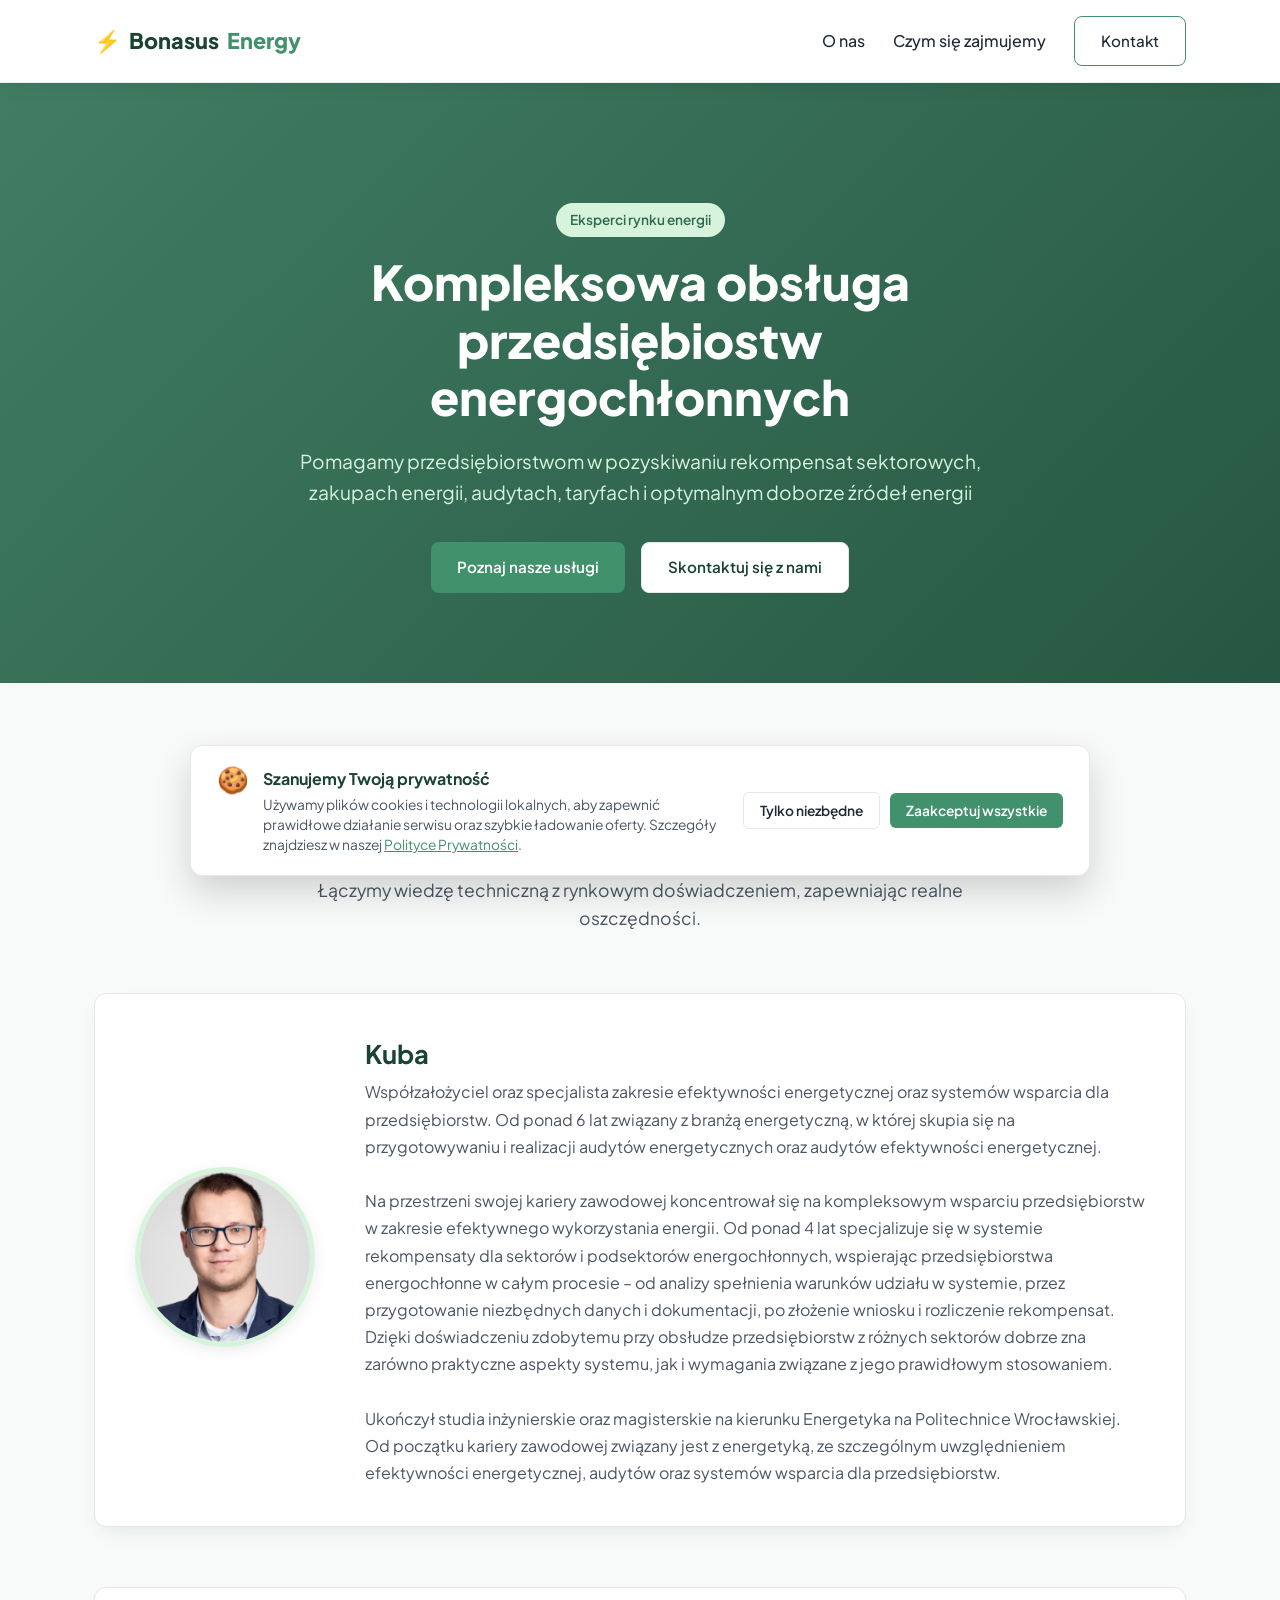
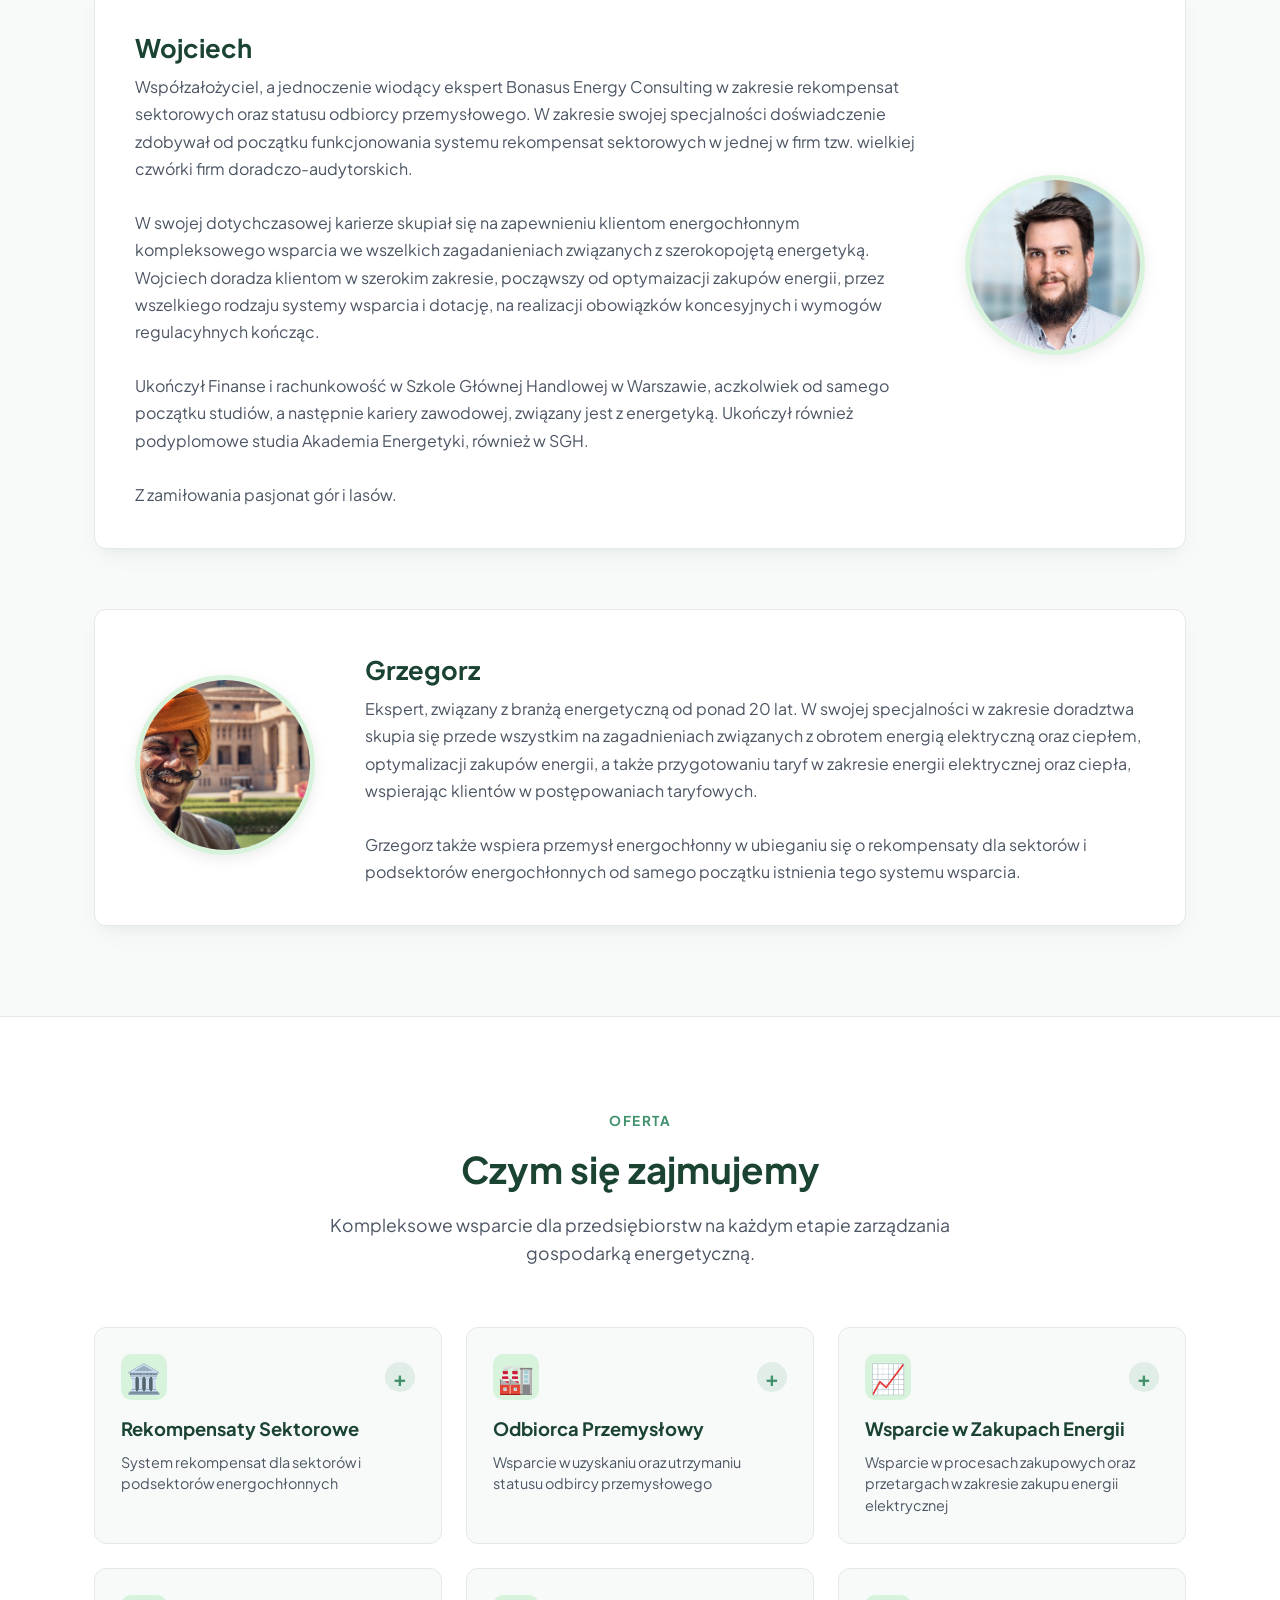
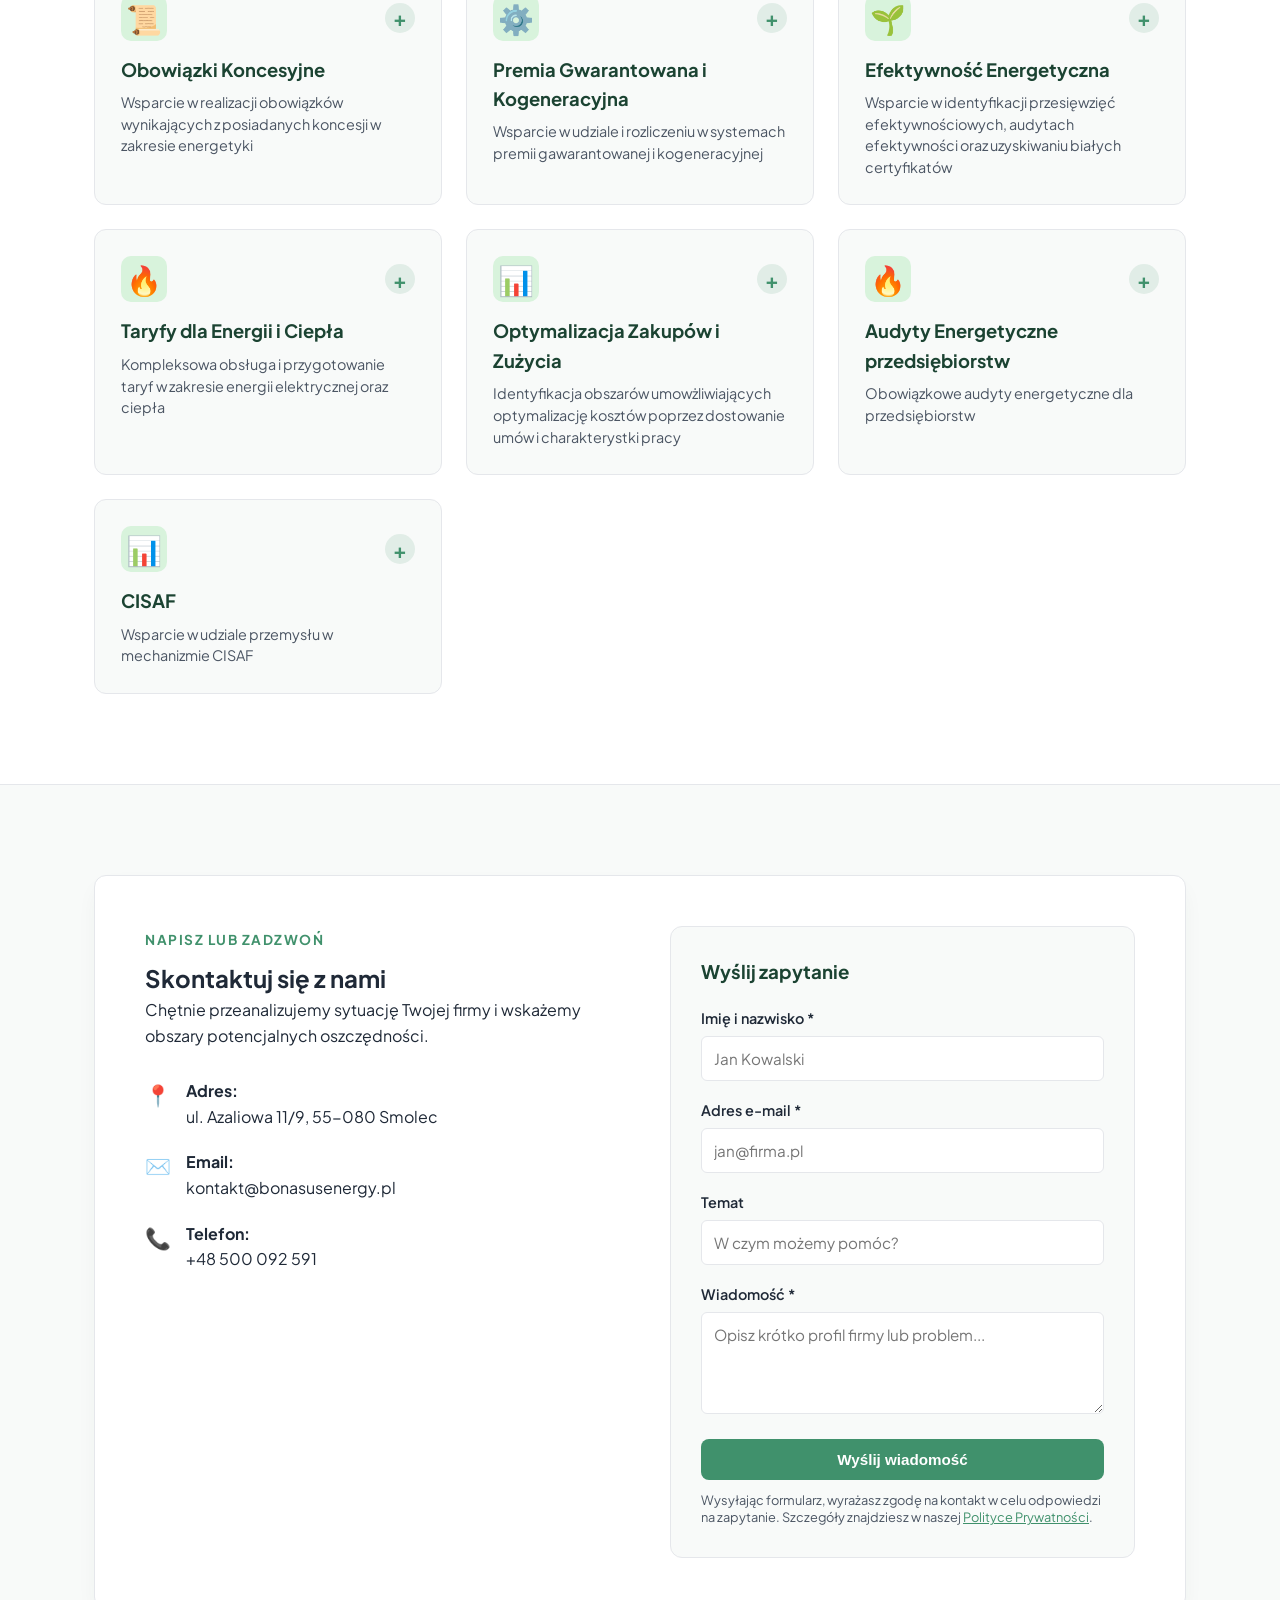
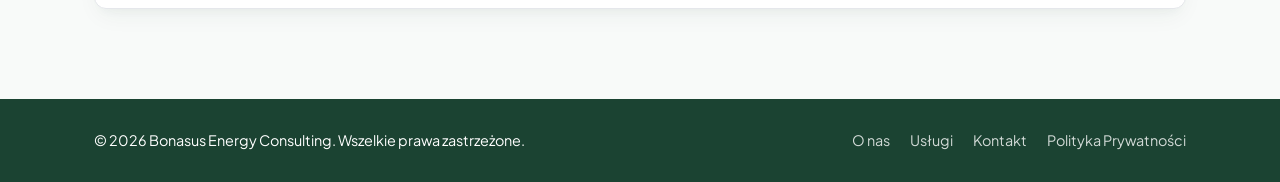
<file: index.html>
<!DOCTYPE html>
<html lang="pl">
<head>
    <meta charset="UTF-8">
    <meta name="viewport" content="width=device-width, initial-scale=1.0">
    <title>Bonasus Consulting Energy – Doradztwo i Optymalizacja</title>
    
    <!-- Favicon (ikona w karcie) -->
    <link rel="icon" type="image/png" href="photos/favicon.png">

    <link rel="preconnect" href="https://fonts.googleapis.com">
    <link rel="preconnect" href="https://fonts.gstatic.com" crossorigin>
    <link href="https://fonts.googleapis.com/css2?family=Plus+Jakarta+Sans:wght@400;500;600;700;800&display=swap" rel="stylesheet">
    <link rel="stylesheet" href="style.css">
</head>
<body>

    <!-- NAWIGACJA -->
    <header class="navbar">
        <div class="container nav-container">
            <a href="#" class="logo">
                <span class="logo-accent">⚡</span> Bonasus<span>Energy</span>
            </a>
            <nav class="nav-links">
                <a href="#o-nas">O nas</a>
                <a href="#uslugi">Czym się zajmujemy</a>
                <a href="#kontakt" class="btn btn-outline">Kontakt</a>
            </nav>
        </div>
    </header>

    <!-- HERO SECTION -->
    <section class="hero">
        <div class="container hero-content">
            <span class="badge" id="hero-badge">Eksperci rynku energii</span>
            <h1 id="hero-title">Optymalizacja kosztów i bezpieczeństwo energetyczne Twojej firmy</h1>
            <p id="hero-desc">Pomagamy przedsiębiorstwom w audytach, pozyskiwaniu rekompensat sektorowych, taryfach i optymalnym doborze źródeł energii.</p>
            <div class="hero-buttons">
                <a href="#uslugi" class="btn btn-primary">Poznaj nasze usługi</a>
                <a href="#kontakt" class="btn btn-secondary">Skontaktuj się z nami</a>
            </div>
        </div>
    </section>

    <!-- SEKCJA: O NAS -->
    <section id="o-nas" class="section team-section">
        <div class="container">
            <div class="section-header">
                <span class="section-subtitle">Nasz zespół</span>
                <h2>Kim jesteśmy</h2>
                <p>Łączymy wiedzę techniczną z rynkowym doświadczeniem, zapewniając realne oszczędności.</p>
            </div>

            <div class="team-list" id="team-container">
                <!-- Kuba: Lewo -->
                <article class="team-card">
                    <div class="team-image-wrapper">
                        <img src="photos/Ja.jfif" alt="Kuba" class="team-avatar">
                    </div>
                    <div class="team-info">
                        <h3>Kuba</h3>
                        <span class="team-role">Ekspert ds. Rynku Energii & Rekompensat</span>
                        <p>Specjalizuje się w doradztwie strategicznym dla odbiorców przemysłowych, analizie taryf oraz procesach pozyskiwania rekompensat sektorowych.</p>
                    </div>
                </article>

                <!-- Wojciech: Prawo -->
                <article class="team-card">
                    <div class="team-image-wrapper">
                        <img src="photos/Wojtek.jfif" alt="Wojtek" class="team-avatar">
                    </div>
                    <div class="team-info">
                        <h3>Wojtek</h3>
                        <span class="team-role">Audytor & Specjalista ds. Efektywności</span>
                        <p>Odpowiedzialny za audyty energetyczne dużych przedsiębiorstw oraz systemy CISAF. Przeprowadza szczegółowe analizy mocy zamówionej i biernej.</p>
                    </div>
                </article>

                <!-- Grzegorz: Lewo -->
                <article class="team-card">
                    <div class="team-image-wrapper">
                        <img src="photos/grzegorz.jpg" alt="Grzegorz" class="team-avatar">
                    </div>
                    <div class="team-info">
                        <h3>Grzegorz</h3>
                        <span class="team-role">Doradca Koncesyjny & Kogeneracja</span>
                        <p>Ekspert w zakresie obowiązków koncesyjnych, dystrybucji oraz obrotu energią elektryczną i ciepłem. Prowadzi projekty kogeneracyjne.</p>
                    </div>
                </article>
            </div>
        </div>
    </section>

    <!-- SEKCJA: USŁUGI -->
    <section id="uslugi" class="section services-section">
        <div class="container">
            <div class="section-header">
                <span class="section-subtitle">Oferta</span>
                <h2>Czym się zajmujemy</h2>
                <p>Kompleksowe wsparcie dla przedsiębiorstw na każdym etapie zarządzania gospodarką energetyczną.</p>
            </div>

            <div class="services-grid" id="services-container">
                <!-- Generowane dynamicznie przez script.js -->
            </div>
        </div>
    </section>

    <!-- SEKCJA: KONTAKT -->
    <section id="kontakt" class="section contact-section">
        <div class="container">
            <div class="contact-wrapper">
                <div class="contact-info">
                    <span class="section-subtitle">Napisz lub zadzwoń</span>
                    <h2>Skontaktuj się z nami</h2>
                    <p>Chętnie przeanalizujemy sytuację Twojej firmy i wskażemy obszary potencjalnych oszczędności.</p>
                    
                    <div class="contact-details">
                        <div class="detail-item">
                            <span class="icon">📍</span>
                            <div>
                                <strong>Adres:</strong>
                                <p id="contact-address">ul. Azaliowa 11/9, 55-080 Smolec</p>
                            </div>
                        </div>
                        <div class="detail-item">
                            <span class="icon">✉️</span>
                            <div>
                                <strong>Email:</strong>
                                <p id="contact-email">kontakt@bonasusenergy.pl</p>
                            </div>
                        </div>
                        <div class="detail-item">
                            <span class="icon">📞</span>
                            <div>
                                <strong>Telefon:</strong>
                                <p id="contact-phone">+48 500 092 591</p>
                            </div>
                        </div>
                    </div>
                </div>

                <form class="contact-form" id="contact-form">
                    <h3>Wyślij zapytanie</h3>
    
                    <!-- Honeypot (niewidoczna pułapka na spam boty) -->
                    <div style="position: absolute; left: -9999px; top: -9999px;" aria-hidden="true">
                        <input type="text" name="b_check_trap" tabindex="-1" autocomplete="off">
                    </div>

                    <div class="form-group">
                        <label for="name">Imię i nazwisko *</label>
                        <input type="text" id="name" name="name" required placeholder="Jan Kowalski">
                    </div>
                    <div class="form-group">
                        <label for="email">Adres e-mail *</label>
                        <input type="email" id="email" name="email" required placeholder="jan@firma.pl">
                    </div>
                    <div class="form-group">
                        <label for="subject">Temat</label>
                        <input type="text" id="subject" name="subject" placeholder="W czym możemy pomóc?">
                    </div>
                    <div class="form-group">
                        <label for="message">Wiadomość *</label>
                        <textarea id="message" name="message" rows="4" required placeholder="Opisz krótko profil firmy lub problem..."></textarea>
                    </div>

                    <div id="form-feedback" class="form-feedback"></div>

                    <button type="submit" id="btn-submit" class="btn btn-primary btn-block">Wyślij wiadomość</button>

                    <p class="form-rodo-note">
                        Wysyłając formularz, wyrażasz zgodę na kontakt w celu odpowiedzi na zapytanie. Szczegóły znajdziesz w naszej <a href="polityka-prywatnosci.html" target="_blank">Polityce Prywatności</a>.
                    </p>
                </form>
            </div>
        </div>
    </section>

    <!-- STOPKA -->
    <footer class="footer">
        <div class="container footer-content">
            <p>&copy; 2026 Bonasus Energy Consulting. Wszelkie prawa zastrzeżone.</p>
            <div class="footer-links">
                <a href="#o-nas">O nas</a>
                <a href="#uslugi">Usługi</a>
                <a href="#kontakt">Kontakt</a>
                <a href="polityka-prywatnosci.html">Polityka Prywatności</a>
            </div>
        </div>
    </footer>

    <!-- BANER PLIKÓW COOKIE -->
    <aside id="cookie-banner" class="cookie-banner" style="display: none;" aria-label="Zgoda na pliki cookies">
        <div class="cookie-container">
            <div class="cookie-info">
                <div class="cookie-badge">🍪</div>
                <div class="cookie-text">
                    <h4>Szanujemy Twoją prywatność</h4>
                    <p>
                        Używamy plików cookies i technologii lokalnych, aby zapewnić prawidłowe działanie serwisu oraz szybkie ładowanie oferty. Szczegóły znajdziesz w naszej 
                        <a href="polityka-prywatnosci.html" target="_blank">Polityce Prywatności</a>.
                    </p>
                </div>
            </div>
            <div class="cookie-buttons">
                <button type="button" id="btn-cookie-reject" class="btn-cookie btn-cookie-secondary">Tylko niezbędne</button>
                <button type="button" id="btn-cookie-accept" class="btn-cookie btn-cookie-primary">Zaakceptuj wszystkie</button>
            </div>
        </div>
    </aside>

    <script src="script.js?v=3"></script>
</body>
</html>
</file>
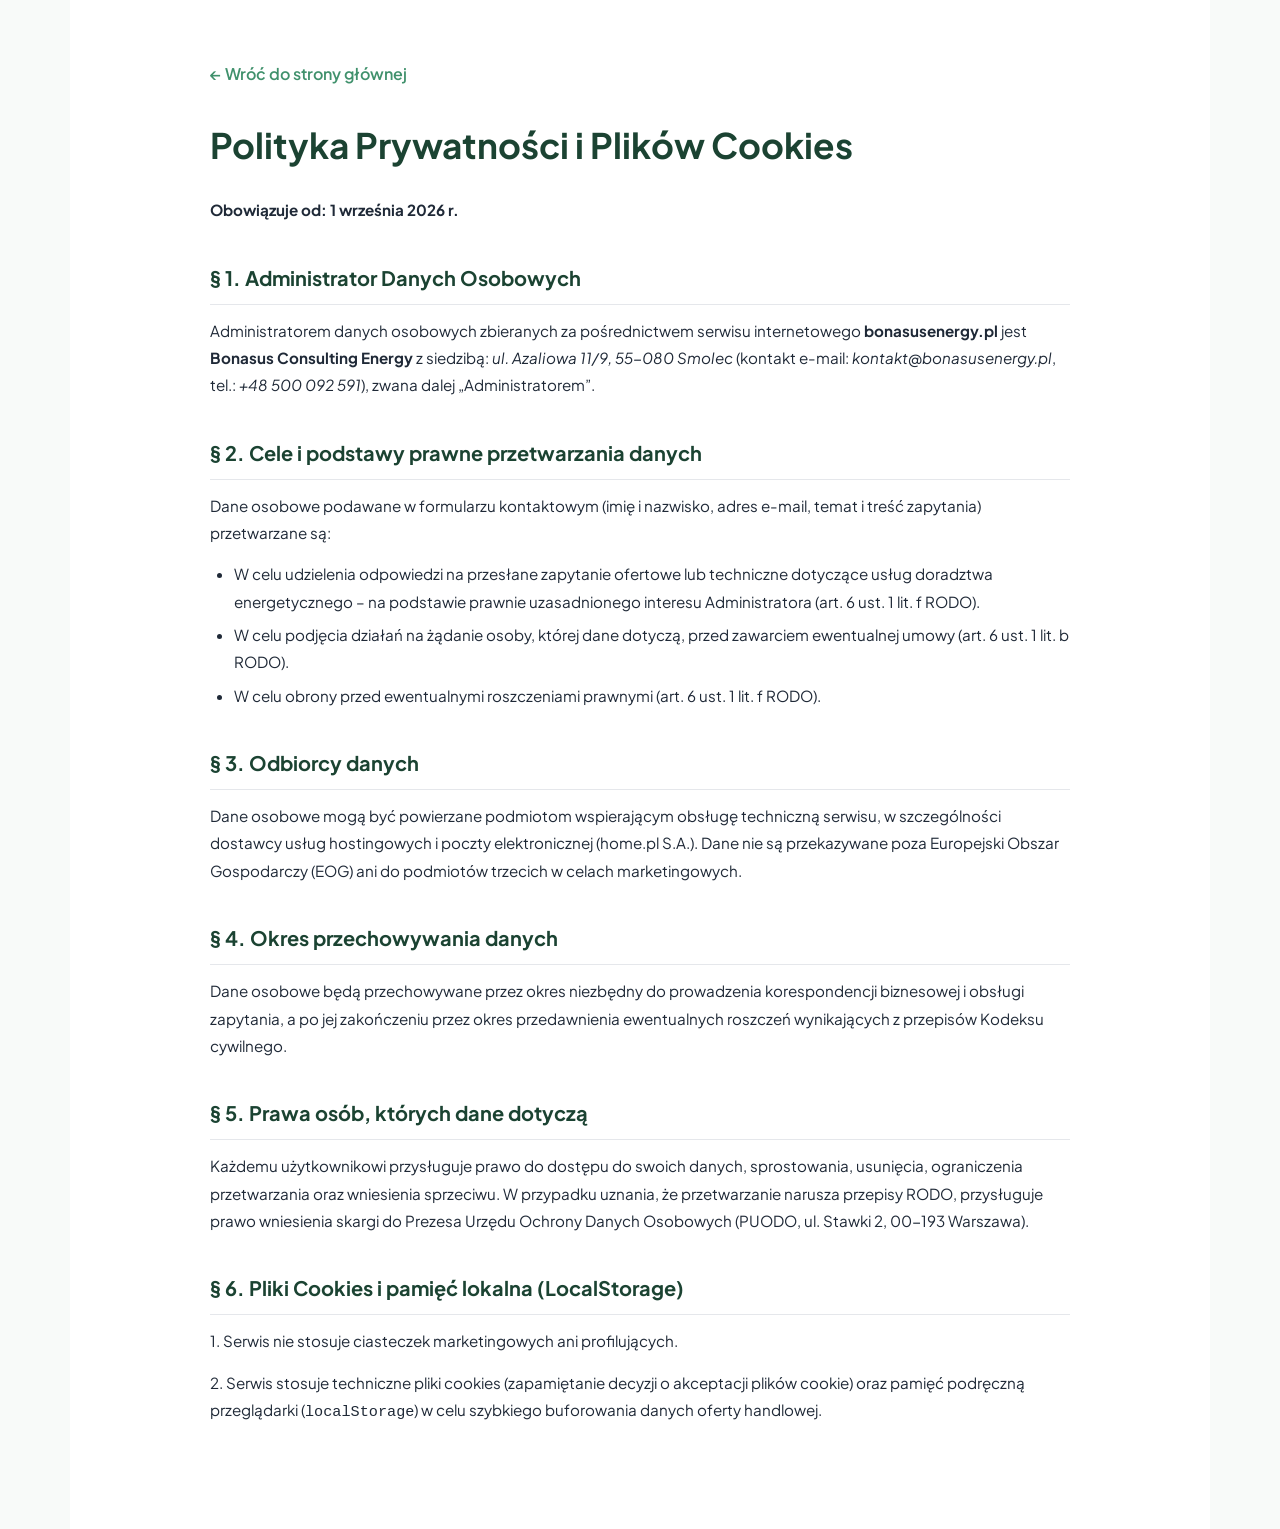
<file: polityka-prywatnosci.html>
<!DOCTYPE html>
<html lang="pl">
<head>
    <meta charset="UTF-8">
    <meta name="viewport" content="width=device-width, initial-scale=1.0">
    <title>Polityka Prywatności | Bonasus Energy Consulting</title>
    <link rel="preconnect" href="https://fonts.googleapis.com">
    <link rel="preconnect" href="https://fonts.gstatic.com" crossorigin>
    <link href="https://fonts.googleapis.com/css2?family=Plus+Jakarta+Sans:wght@400;500;600;700;800&display=swap" rel="stylesheet">
    <link rel="icon" type="image/png" href="photos/favicon.png">
    <link rel="stylesheet" href="style.css?v=3">
    <style>
        .legal-page { padding: 60px 0 90px 0; background: #ffffff; }
        .legal-box { max-width: 860px; margin: 0 auto; color: var(--text-dark); line-height: 1.8; }
        .legal-box h1 { font-size: 2.2rem; color: var(--primary); margin-bottom: 20px; }
        .legal-box h2 { font-size: 1.25rem; color: var(--primary); margin-top: 36px; margin-bottom: 12px; border-bottom: 1px solid var(--border-color); padding-bottom: 8px; }
        .legal-box p { margin-bottom: 14px; font-size: 0.95rem; }
        .legal-box ul { padding-left: 24px; margin-bottom: 18px; }
        .legal-box li { margin-bottom: 6px; font-size: 0.95rem; }
        .back-link { display: inline-flex; align-items: center; gap: 8px; margin-bottom: 24px; color: var(--accent); text-decoration: none; font-weight: 600; }
        .back-link:hover { text-decoration: underline; }
    </style>
</head>
<body>
    <div class="container legal-page">
        <div class="legal-box">
            <a href="index.html" class="back-link">&larr; Wróć do strony głównej</a>
            <h1>Polityka Prywatności i Plików Cookies</h1>
            <p><strong>Obowiązuje od: 1 września 2026 r.</strong></p>

            <h2>§ 1. Administrator Danych Osobowych</h2>
            <p>Administratorem danych osobowych zbieranych za pośrednictwem serwisu internetowego <strong>bonasusenergy.pl</strong> jest <strong>Bonasus Consulting Energy</strong> z siedzibą: <em>ul. Azaliowa 11/9, 55-080 Smolec</em> (kontakt e-mail: <em>kontakt@bonasusenergy.pl</em>, tel.: <em>+48 500 092 591</em>), zwana dalej „Administratorem”.</p>

            <h2>§ 2. Cele i podstawy prawne przetwarzania danych</h2>
            <p>Dane osobowe podawane w formularzu kontaktowym (imię i nazwisko, adres e-mail, temat i treść zapytania) przetwarzane są:</p>
            <ul>
                <li>W celu udzielenia odpowiedzi na przesłane zapytanie ofertowe lub techniczne dotyczące usług doradztwa energetycznego – na podstawie prawnie uzasadnionego interesu Administratora (art. 6 ust. 1 lit. f RODO).</li>
                <li>W celu podjęcia działań na żądanie osoby, której dane dotyczą, przed zawarciem ewentualnej umowy (art. 6 ust. 1 lit. b RODO).</li>
                <li>W celu obrony przed ewentualnymi roszczeniami prawnymi (art. 6 ust. 1 lit. f RODO).</li>
            </ul>

            <h2>§ 3. Odbiorcy danych</h2>
            <p>Dane osobowe mogą być powierzane podmiotom wspierającym obsługę techniczną serwisu, w szczególności dostawcy usług hostingowych i poczty elektronicznej (home.pl S.A.). Dane nie są przekazywane poza Europejski Obszar Gospodarczy (EOG) ani do podmiotów trzecich w celach marketingowych.</p>

            <h2>§ 4. Okres przechowywania danych</h2>
            <p>Dane osobowe będą przechowywane przez okres niezbędny do prowadzenia korespondencji biznesowej i obsługi zapytania, a po jej zakończeniu przez okres przedawnienia ewentualnych roszczeń wynikających z przepisów Kodeksu cywilnego.</p>

            <h2>§ 5. Prawa osób, których dane dotyczą</h2>
            <p>Każdemu użytkownikowi przysługuje prawo do dostępu do swoich danych, sprostowania, usunięcia, ograniczenia przetwarzania oraz wniesienia sprzeciwu. W przypadku uznania, że przetwarzanie narusza przepisy RODO, przysługuje prawo wniesienia skargi do Prezesa Urzędu Ochrony Danych Osobowych (PUODO, ul. Stawki 2, 00-193 Warszawa).</p>

            <h2>§ 6. Pliki Cookies i pamięć lokalna (LocalStorage)</h2>
            <p>1. Serwis nie stosuje ciasteczek marketingowych ani profilujących.</p>
            <p>2. Serwis stosuje techniczne pliki cookies (zapamiętanie decyzji o akceptacji plików cookie) oraz pamięć podręczną przeglądarki (<code>localStorage</code>) w celu szybkiego buforowania danych oferty handlowej.</p>
        </div>
    </div>
</body>
</html>
</file>
<file: style.css>
/* ==========================================================================
   1. ZMIENNE KOLORYSTYCZNE (PALETA ZIELONA)
   ========================================================================== */
:root {
    --primary: #1b4332;
    --primary-light: #2d6a4f;
    --accent: #40916c;
    --accent-glow: #d8f3dc;
    
    --bg-main: #f8faf9;
    --bg-card: #ffffff;
    --text-dark: #1f2937;
    --text-muted: #4b5563;
    --border-color: #e5e7eb;
    
    --font-family: 'Plus Jakarta Sans', sans-serif;
    --radius: 12px;
    --shadow: 0 10px 25px -5px rgba(27, 67, 50, 0.06), 0 8px 10px -6px rgba(27, 67, 50, 0.04);
    --shadow-hover: 0 20px 30px -10px rgba(27, 67, 50, 0.12);
}

/* ==========================================================================
   2. RESET I BAZA
   ========================================================================== */
* {
    margin: 0;
    padding: 0;
    box-sizing: border-box;
}

html {
    scroll-behavior: smooth;
}

body {
    font-family: var(--font-family);
    background-color: var(--bg-main);
    color: var(--text-dark);
    line-height: 1.6;
}

.container {
    max-width: 1140px;
    margin: 0 auto;
    padding: 0 24px;
}

.section {
    padding: 90px 0;
}

.section-header {
    text-align: center;
    max-width: 700px;
    margin: 0 auto 60px auto;
}

.section-subtitle {
    display: inline-block;
    color: var(--accent);
    text-transform: uppercase;
    font-size: 0.85rem;
    font-weight: 700;
    letter-spacing: 1.5px;
    margin-bottom: 8px;
}

.section-header h2 {
    font-size: 2.3rem;
    color: var(--primary);
    margin-bottom: 12px;
}

.section-header p {
    color: var(--text-muted);
    font-size: 1.1rem;
}

/* ==========================================================================
   3. PRZYCISKI I ELEMENTY INTERFEJSU
   ========================================================================== */
.btn {
    display: inline-flex;
    align-items: center;
    justify-content: center;
    padding: 12px 26px;
    border-radius: 8px;
    font-weight: 600;
    font-size: 0.95rem;
    text-decoration: none;
    transition: all 0.25s ease;
    cursor: pointer;
    border: none;
}

.btn-primary {
    background-color: var(--accent);
    color: #ffffff;
}

.btn-primary:hover {
    background-color: var(--primary-light);
    transform: translateY(-2px);
    box-shadow: 0 6px 15px rgba(64, 145, 108, 0.3);
}

.btn-secondary {
    background-color: #ffffff;
    color: var(--primary);
    border: 1px solid var(--border-color);
}

.btn-secondary:hover {
    background-color: var(--accent-glow);
    border-color: var(--accent);
}

.btn-outline {
    border: 1px solid var(--accent);
    color: var(--accent);
    background: transparent;
}

.btn-outline:hover {
    background-color: var(--accent);
    color: #ffffff;
}

.btn-block {
    width: 100%;
}

.badge {
    background-color: var(--accent-glow);
    color: var(--primary-light);
    padding: 6px 14px;
    border-radius: 20px;
    font-size: 0.85rem;
    font-weight: 600;
    display: inline-block;
    margin-bottom: 16px;
}

/* ==========================================================================
   4. NAWIGACJA
   ========================================================================== */
.navbar {
    background: rgba(255, 255, 255, 0.95);
    backdrop-filter: blur(10px);
    -webkit-backdrop-filter: blur(10px);
    position: sticky;
    top: 0;
    z-index: 1000;
    border-bottom: 1px solid rgba(27, 67, 50, 0.08);
    box-shadow: 0 4px 20px -2px rgba(0, 0, 0, 0.06), 
                0 2px 6px -1px rgba(0, 0, 0, 0.03);
    padding: 16px 0;
    transition: all 0.3s ease;
}

.nav-container {
    display: flex;
    justify-content: space-between;
    align-items: center;
}

.logo {
    font-size: 1.35rem;
    font-weight: 800;
    color: var(--primary);
    text-decoration: none;
    display: flex;
    align-items: center;
    gap: 8px;
}

.logo span {
    color: var(--accent);
}

.nav-links {
    display: flex;
    align-items: center;
    gap: 28px;
}

.nav-links a {
    text-decoration: none;
    color: var(--text-dark);
    font-weight: 500;
    transition: color 0.2s;
}

.nav-links a:hover {
    color: var(--accent);
}

/* ==========================================================================
   5. HERO
   ========================================================================== */
.hero {
    background: 
        linear-gradient(135deg, rgba(49, 114, 87, 0.92) 0%, rgba(27, 78, 56, 0.95) 100%),
        url('https://images.unsplash.com/photo-1473341304170-971dccb5ac1e?w=1600&fit=crop') center/cover no-repeat;
    color: #ffffff;
    padding: 120px 0 90px 0;
    text-align: center;
    box-shadow: 0 15px 35px rgba(13, 34, 25, 0.15);
}

.hero-content {
    max-width: 800px;
}

.hero h1 {
    font-size: 3rem;
    line-height: 1.2;
    color: #ffffff;
    margin-bottom: 20px;
    font-weight: 800;
}

.hero p {
    font-size: 1.2rem;
    color: #d8f3dc;
    margin-bottom: 35px;
}

.hero-buttons {
    display: flex;
    justify-content: center;
    gap: 16px;
}

/* ==========================================================================
   6. O NAS (ZESPÓŁ)
   ========================================================================== */
.team-section {
    background-color: var(--bg-main);
    position: relative;
    z-index: 1;
}

.team-list {
    display: flex;
    flex-direction: column;
    gap: 60px;
}

.team-card {
    display: flex;
    align-items: center;
    gap: 50px;
    background: var(--bg-card);
    padding: 40px;
    border-radius: var(--radius);
    border: 1px solid var(--border-color);
    box-shadow: var(--shadow);
}

.team-card:nth-child(even) {
    flex-direction: row-reverse;
}

.team-image-wrapper {
    flex-shrink: 0;
}

.team-avatar {
    width: 180px;
    height: 180px;
    border-radius: 50%;
    object-fit: cover;
    border: 5px solid var(--accent-glow);
    box-shadow: 0 4px 15px rgba(0, 0, 0, 0.08);
}

.team-info h3 {
    font-size: 1.6rem;
    color: var(--primary);
    margin-bottom: 4px;
}

.team-role {
    display: inline-block;
    color: var(--accent);
    font-weight: 600;
    font-size: 0.95rem;
    margin-bottom: 14px;
}

.team-info p {
    color: var(--text-muted);
    line-height: 1.7;
}

/* ==========================================================================
   7. USŁUGI (3 KOLUMNY + ROZSZERZENIE NA GÓRĘ)
   ========================================================================== */
.services-section {
    background-color: #ffffff;
    border-top: 1px solid var(--border-color);
    border-bottom: 1px solid var(--border-color);
}

.services-grid {
    display: grid;
    grid-template-columns: repeat(3, 1fr);
    gap: 24px;
    align-items: stretch;
}

.service-card {
    background: var(--bg-main);
    border: 1px solid var(--border-color);
    padding: 26px;
    border-radius: var(--radius);
    cursor: pointer;
    user-select: none;
    transition: transform 0.25s ease, box-shadow 0.25s ease, border-color 0.25s ease, background-color 0.25s ease;
    display: flex;
    flex-direction: column;
    justify-content: flex-start;
    position: relative;
}

.service-card:hover {
    transform: translateY(-3px);
    border-color: var(--accent);
    box-shadow: var(--shadow);
}

.service-top {
    display: flex;
    justify-content: space-between;
    align-items: center;
    margin-bottom: 14px;
}

.service-icon {
    font-size: 1.8rem;
    display: inline-flex;
    align-items: center;
    justify-content: center;
    width: 46px;
    height: 46px;
    border-radius: 10px;
    background: var(--accent-glow);
}

.expand-indicator {
    font-size: 1.3rem;
    color: var(--accent);
    font-weight: 700;
    width: 30px;
    height: 30px;
    display: flex;
    align-items: center;
    justify-content: center;
    border-radius: 50%;
    background: rgba(64, 145, 108, 0.12);
    transition: transform 0.3s ease, background-color 0.3s ease, color 0.3s ease;
}

.service-card h3 {
    font-size: 1.15rem;
    color: var(--primary);
    margin-bottom: 8px;
}

.service-short-desc {
    color: var(--text-muted);
    font-size: 0.9rem;
    line-height: 1.5;
}

.service-extra {
    display: none;
}

.service-card.expanded {
    order: -1;
    grid-column: 1 / -1;
    background: #ffffff;
    border: 2px solid var(--accent);
    box-shadow: var(--shadow-hover);
    padding: 34px;
    display: grid;
    grid-template-columns: 1fr 1.6fr;
    gap: 36px;
    align-items: start;
    animation: slideDownFade 0.35s ease forwards;
}

.service-card.expanded .expand-indicator {
    transform: rotate(45deg);
    background: var(--accent);
    color: #ffffff;
}

.service-card.expanded .service-extra {
    display: block;
    border-left: 1px dashed var(--border-color);
    padding-left: 32px;
}

.service-full-desc {
    color: var(--text-dark);
    font-size: 0.95rem;
    line-height: 1.7;
    margin-bottom: 16px;
}

.service-subitems {
    list-style: none;
    padding: 0;
    margin: 0 0 16px 0;
    display: grid;
    grid-template-columns: 1fr 1fr;
    gap: 8px 16px;
}

.service-subitems li {
    font-size: 0.88rem;
    color: var(--primary-light);
    font-weight: 500;
    position: relative;
    padding-left: 16px;
}

.service-subitems li::before {
    content: "•";
    position: absolute;
    left: 0;
    color: var(--accent);
    font-weight: bold;
}

@keyframes slideDownFade {
    from {
        opacity: 0;
        transform: translateY(-8px);
    }
    to {
        opacity: 1;
        transform: translateY(0);
    }
}

@media (max-width: 992px) {
    .services-grid {
        grid-template-columns: repeat(2, 1fr);
    }
}

@media (max-width: 768px) {
    .services-grid {
        grid-template-columns: 1fr;
    }
    .service-card.expanded {
        display: flex;
        flex-direction: column;
        gap: 18px;
        padding: 24px;
    }
    .service-card.expanded .service-extra {
        border-left: none;
        border-top: 1px dashed var(--border-color);
        padding-left: 0;
        padding-top: 18px;
    }
    .service-subitems {
        grid-template-columns: 1fr;
    }
}

/* ==========================================================================
   8. FORMULARZ KONTAKTOWY
   ========================================================================== */
.contact-section {
    background-color: var(--bg-main);
}

.contact-wrapper {
    display: grid;
    grid-template-columns: 1fr 1fr;
    gap: 60px;
    background: var(--bg-card);
    padding: 50px;
    border-radius: var(--radius);
    border: 1px solid var(--border-color);
    box-shadow: var(--shadow);
}

.contact-details {
    margin-top: 30px;
    display: flex;
    flex-direction: column;
    gap: 20px;
}

.detail-item {
    display: flex;
    gap: 15px;
    align-items: flex-start;
}

.detail-item .icon {
    font-size: 1.3rem;
}

.contact-form {
    background: var(--bg-main);
    padding: 30px;
    border-radius: var(--radius);
    border: 1px solid var(--border-color);
}

.contact-form h3 {
    margin-bottom: 20px;
    color: var(--primary);
}

.form-group {
    margin-bottom: 18px;
}

.form-group label {
    display: block;
    font-size: 0.9rem;
    font-weight: 600;
    color: var(--text-dark);
    margin-bottom: 6px;
}

.form-group input,
.form-group textarea {
    width: 100%;
    padding: 12px;
    border: 1px solid var(--border-color);
    border-radius: 6px;
    font-family: inherit;
    font-size: 0.95rem;
    background: #ffffff;
    transition: border-color 0.2s;
}

.form-group input:focus,
.form-group textarea:focus {
    outline: none;
    border-color: var(--accent);
    box-shadow: 0 0 0 3px rgba(64, 145, 108, 0.15);
}

.form-feedback {
    display: none;
    padding: 12px;
    border-radius: 6px;
    font-size: 0.9rem;
    margin-bottom: 16px;
    font-weight: 500;
}

.form-feedback.success {
    display: block;
    background-color: #d8f3dc;
    color: #1b4332;
    border: 1px solid #b7e4c7;
}

.form-feedback.error {
    display: block;
    background-color: #fee2e2;
    color: #991b1b;
    border: 1px solid #fecaca;
}

.form-rodo-note {
    font-size: 0.8rem;
    color: var(--text-muted);
    margin-top: 12px;
    line-height: 1.4;
}

.form-rodo-note a {
    color: var(--accent);
    text-decoration: underline;
}

/* ==========================================================================
   9. STOPKA
   ========================================================================== */
.footer {
    background: var(--primary);
    color: #ffffff;
    padding: 30px 0;
    font-size: 0.9rem;
}

.footer-content {
    display: flex;
    justify-content: space-between;
    align-items: center;
}

.footer-links {
    display: flex;
    gap: 20px;
}

.footer-links a {
    color: #ffffff;
    text-decoration: none;
    opacity: 0.8;
}

.footer-links a:hover {
    opacity: 1;
}

@media (max-width: 900px) {
    .contact-wrapper {
        grid-template-columns: 1fr;
    }
}

@media (max-width: 768px) {
    .hero h1 {
        font-size: 2.1rem;
    }
    .team-card, 
    .team-card:nth-child(even) {
        flex-direction: column;
        text-align: center;
        padding: 30px 20px;
    }
    .nav-links {
        display: none;
    }
    .footer-content {
        flex-direction: column;
        gap: 15px;
        text-align: center;
    }
}

/* ==========================================================================
   10. BANER COOKIES
   ========================================================================== */
.cookie-banner {
    position: fixed;
    bottom: 24px;
    left: 50%;
    transform: translateX(-50%) translateY(30px);
    width: calc(100% - 40px);
    max-width: 900px;
    background: #ffffff;
    border: 1px solid var(--border-color);
    border-radius: var(--radius);
    box-shadow: 0 16px 36px rgba(0, 0, 0, 0.16);
    padding: 20px 26px;
    z-index: 99999;
    opacity: 0;
    transition: opacity 0.35s ease, transform 0.35s ease;
}

.cookie-banner.visible {
    opacity: 1;
    transform: translateX(-50%) translateY(0);
}

.cookie-container {
    display: flex;
    align-items: center;
    justify-content: space-between;
    gap: 24px;
}

.cookie-info {
    display: flex;
    align-items: flex-start;
    gap: 14px;
}

.cookie-badge {
    font-size: 1.6rem;
    line-height: 1;
    flex-shrink: 0;
}

.cookie-text h4 {
    font-size: 1rem;
    color: var(--primary);
    margin-bottom: 4px;
    font-weight: 700;
}

.cookie-text p {
    font-size: 0.86rem;
    color: var(--text-muted);
    line-height: 1.45;
    margin: 0;
}

.cookie-text a {
    color: var(--accent);
    text-decoration: underline;
}

.cookie-buttons {
    display: flex;
    align-items: center;
    gap: 10px;
    flex-shrink: 0;
}

.btn-cookie {
    padding: 9px 16px;
    border-radius: 6px;
    font-size: 0.86rem;
    font-weight: 600;
    cursor: pointer;
    transition: all 0.2s ease;
    white-space: nowrap;
    border: none;
    font-family: inherit;
}

.btn-cookie-primary {
    background-color: var(--accent);
    color: #ffffff;
}

.btn-cookie-primary:hover {
    background-color: var(--primary-light);
}

.btn-cookie-secondary {
    background-color: transparent;
    color: var(--text-dark);
    border: 1px solid var(--border-color);
}

.btn-cookie-secondary:hover {
    background-color: #f1f5f3;
}

@media (max-width: 768px) {
    .cookie-banner {
        bottom: 15px;
        width: calc(100% - 30px);
        padding: 16px;
    }
    .cookie-container {
        flex-direction: column;
        gap: 16px;
        align-items: stretch;
    }
    .cookie-buttons {
        flex-direction: column-reverse;
        width: 100%;
    }
    .btn-cookie {
        width: 100%;
        text-align: center;
        padding: 12px;
    }
}

/* ==========================================================================
   BANER COOKIES
   ========================================================================== */
.cookie-banner {
    position: fixed;
    bottom: 24px;
    left: 50%;
    transform: translateX(-50%) translateY(30px);
    width: calc(100% - 40px);
    max-width: 900px;
    background: #ffffff;
    border: 1px solid var(--border-color);
    border-radius: var(--radius);
    box-shadow: 0 16px 36px rgba(0, 0, 0, 0.16);
    padding: 20px 26px;
    z-index: 99999;
    opacity: 0;
    transition: opacity 0.35s ease, transform 0.35s ease;
}

.cookie-banner.visible {
    opacity: 1;
    transform: translateX(-50%) translateY(0);
}

.cookie-container {
    display: flex;
    align-items: center;
    justify-content: space-between;
    gap: 24px;
}

.cookie-info {
    display: flex;
    align-items: flex-start;
    gap: 14px;
}

.cookie-badge {
    font-size: 1.6rem;
    line-height: 1;
    flex-shrink: 0;
}

.cookie-text h4 {
    font-size: 1rem;
    color: var(--primary);
    margin-bottom: 4px;
    font-weight: 700;
}

.cookie-text p {
    font-size: 0.86rem;
    color: var(--text-muted);
    line-height: 1.45;
    margin: 0;
}

.cookie-text a {
    color: var(--accent);
    text-decoration: underline;
}

.cookie-buttons {
    display: flex;
    align-items: center;
    gap: 10px;
    flex-shrink: 0;
}

.btn-cookie {
    padding: 9px 16px;
    border-radius: 6px;
    font-size: 0.86rem;
    font-weight: 600;
    cursor: pointer;
    transition: all 0.2s ease;
    white-space: nowrap;
    border: none;
    font-family: inherit;
}

.btn-cookie-primary {
    background-color: var(--accent);
    color: #ffffff;
}

.btn-cookie-primary:hover {
    background-color: var(--primary-light);
}

.btn-cookie-secondary {
    background-color: transparent;
    color: var(--text-dark);
    border: 1px solid var(--border-color);
}

.btn-cookie-secondary:hover {
    background-color: #f1f5f3;
}

@media (max-width: 768px) {
    .cookie-banner {
        bottom: 15px;
        width: calc(100% - 30px);
        padding: 16px;
    }
    .cookie-container {
        flex-direction: column;
        gap: 16px;
        align-items: stretch;
    }
    .cookie-buttons {
        flex-direction: column-reverse;
        width: 100%;
    }
    .btn-cookie {
        width: 100%;
        text-align: center;
        padding: 12px;
    }
}
</file>
